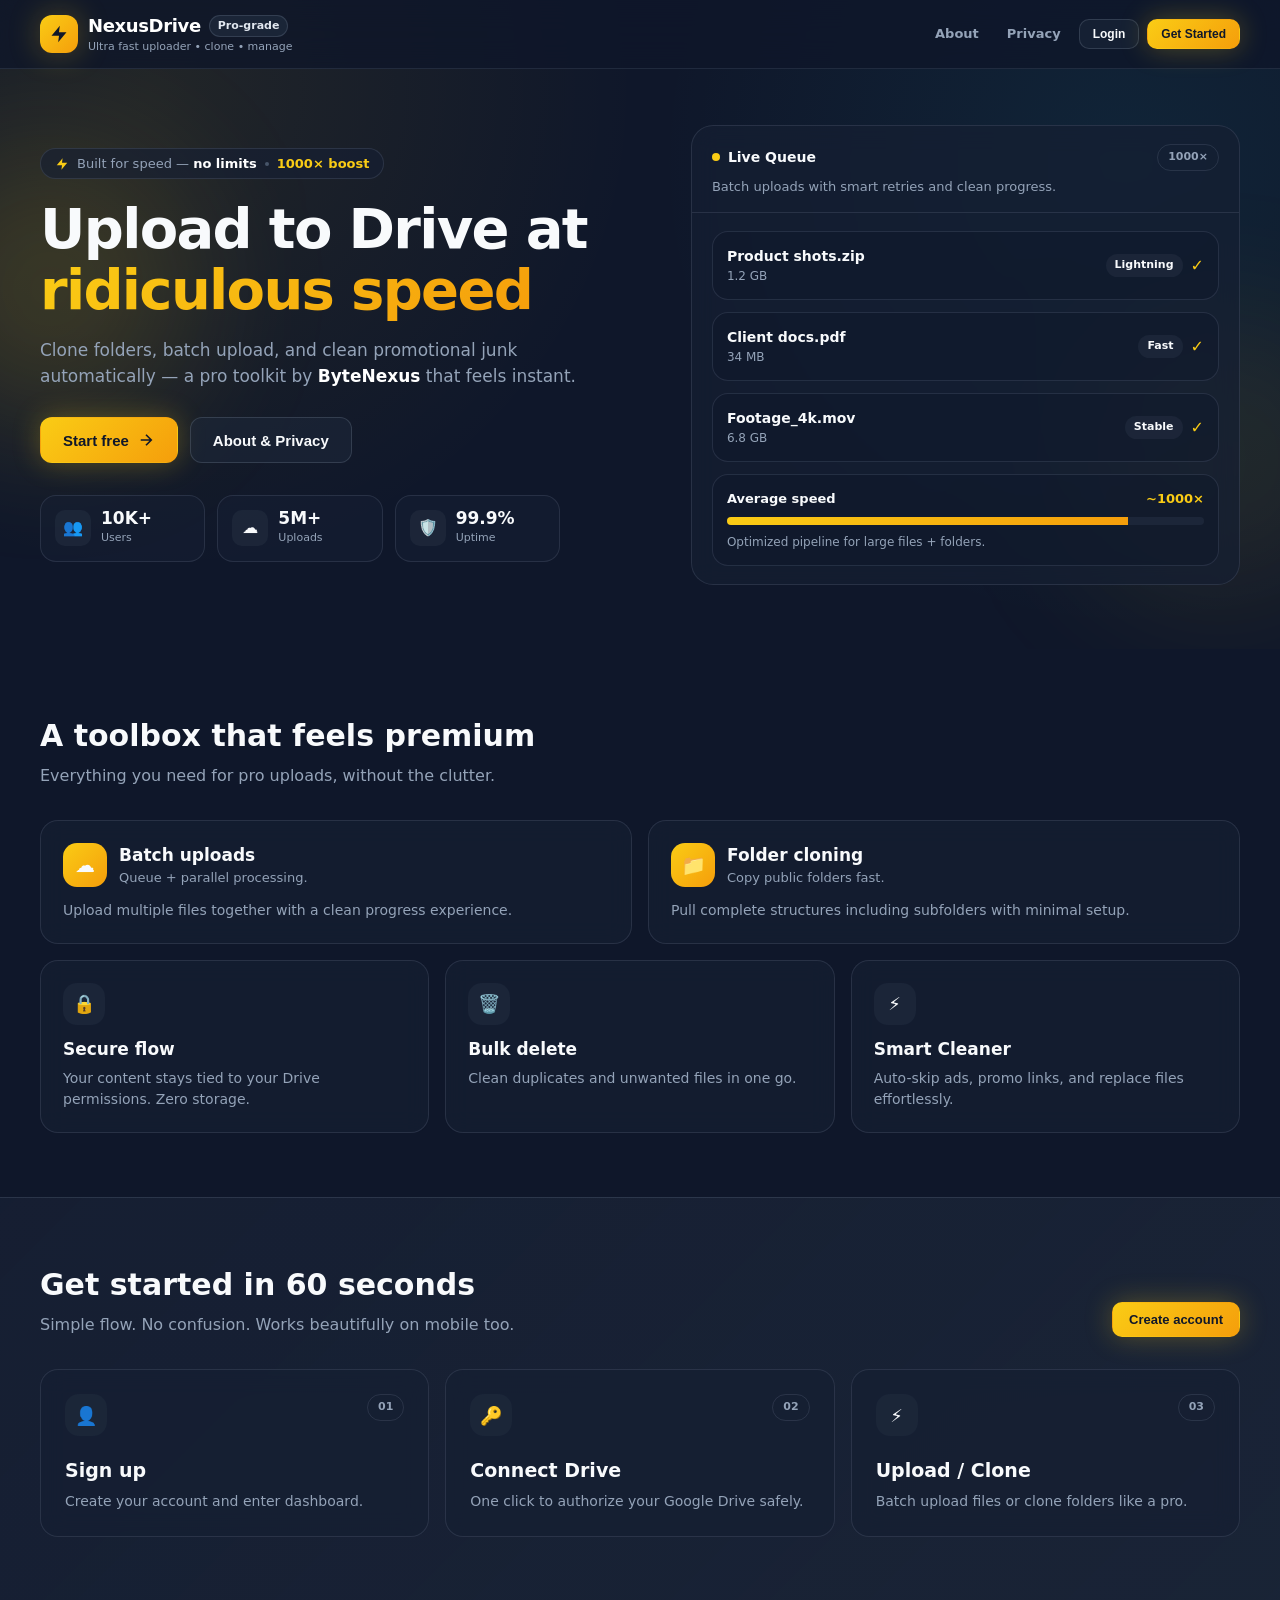
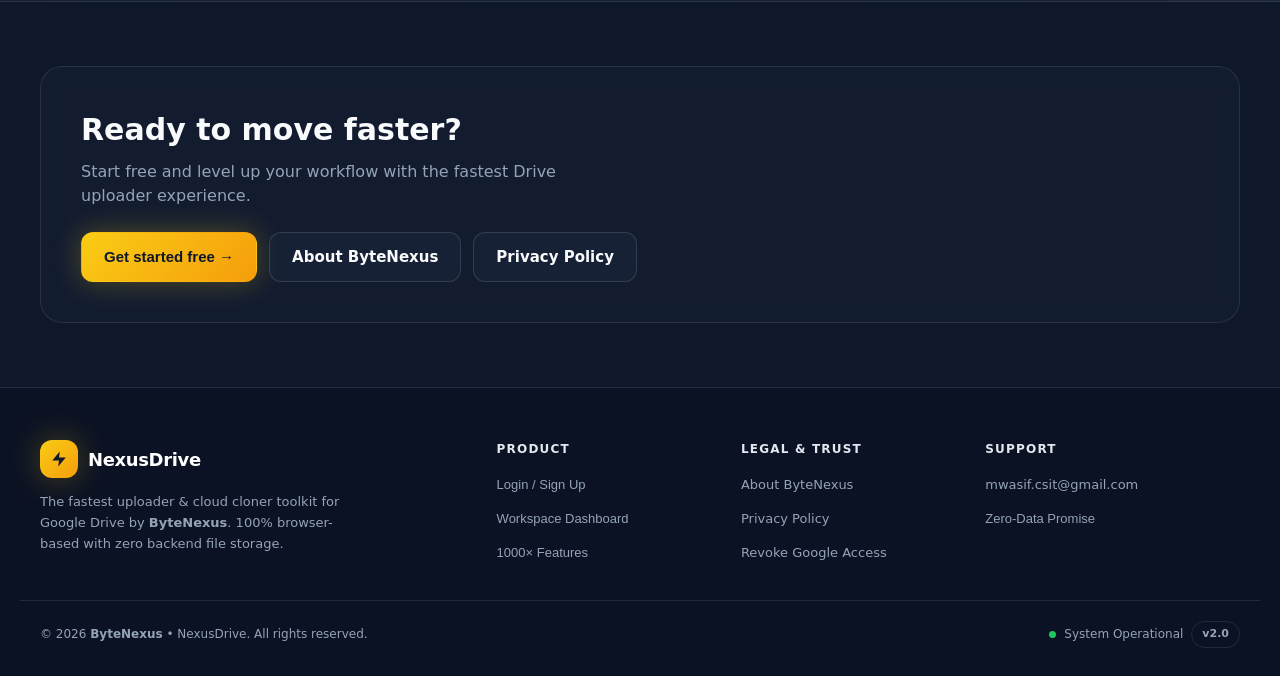
<file: index.html>
<!DOCTYPE html>
<html lang="en">
<head>
  <meta charset="UTF-8" />
  <meta name="viewport" content="width=device-width, initial-scale=1.0" />
  <meta http-equiv="X-Content-Type-Options" content="nosniff" />
  <meta name="referrer" content="strict-origin-when-cross-origin" />
  <meta name="theme-color" content="#facc15" />
  <link rel="icon" type="image/svg+xml" href="data:image/svg+xml,%3Csvg xmlns='http://www.w3.org/2000/svg' viewBox='0 0 24 24' fill='%23facc15'%3E%3Cpath d='M13 2L3 14h9l-1 8 10-12h-9l1-8z'/%3E%3C/svg%3E" />
  <title>NexusDrive | Fast Google Drive Toolkit — Upload, Clone &amp; Manage</title>
  <meta name="description" content="NexusDrive by ByteNexus — The fastest uploader, cloner, and manager for Google Drive. Nano-speed cloning and smart file injection." />
  <link rel="stylesheet" href="css/style.css" />
  <script src="https://accounts.google.com/gsi/client" async defer></script>
</head>
<body>
  <div id="toast-container" class="toast-container" aria-live="polite"></div>

  <!-- =========================================================================
       VIEW 1: LANDING PAGE
       ========================================================================= -->
  <div id="view-landing" class="view-section active">
    <header class="sticky-header">
      <div class="container header-inner">
        <div class="brand" onclick="App.navigate('landing')">
          <div class="brand-icon-box nitro-glow">
            <svg viewBox="0 0 24 24" width="20" height="20" fill="currentColor"><path d="M13 2L3 14h9l-1 8 10-12h-9l1-8z"/></svg>
          </div>
          <div class="brand-meta">
            <div class="brand-title-line">
              <span class="brand-name">NexusDrive</span>
              <span class="pro-badge">Pro-grade</span>
            </div>
            <p class="brand-tagline">Ultra fast uploader • clone • manage</p>
          </div>
        </div>

        <nav class="header-nav">
          <a href="about.html" class="btn-nav-link">About</a>
          <a href="privacy.html" class="btn-nav-link">Privacy</a>
          <button type="button" class="btn btn-outline btn-sm" onclick="App.openAuth('login')">Login</button>
          <button type="button" class="btn btn-hero btn-sm" onclick="App.openAuth('signup')">Get Started</button>
        </nav>
      </div>
    </header>

    <main>
      <section class="hero-wrapper">
        <div class="hero-glow-left"></div>
        <div class="hero-glow-right"></div>

        <div class="container hero-grid">
          <div class="hero-left">
            <div class="hero-pill">
              <svg viewBox="0 0 24 24" width="14" height="14" fill="currentColor" class="text-primary"><path d="M13 2L3 14h9l-1 8 10-12h-9l1-8z"/></svg>
              <span>Built for speed — <strong class="text-white">no limits</strong></span>
              <span class="dot-sep"></span>
              <span class="text-primary font-bold">1000× boost</span>
            </div>

            <h1 class="hero-title">
              Upload to Drive at <span class="text-gradient-hero">ridiculous speed</span>
            </h1>

            <p class="hero-desc">
              Clone folders, batch upload, and clean promotional junk automatically — a pro toolkit by <strong class="text-white">ByteNexus</strong> that feels instant.
            </p>

            <div class="hero-cta">
              <button type="button" class="btn btn-hero btn-lg" onclick="App.openAuth('signup')">
                <span>Start free</span>
                <svg viewBox="0 0 24 24" width="18" height="18" fill="none" stroke="currentColor" stroke-width="2.2"><path d="M5 12h14M12 5l7 7-7 7"/></svg>
              </button>
              <button type="button" class="btn btn-outline btn-lg" onclick="App.navigate('about')">
                <span>About &amp; Privacy</span>
              </button>
            </div>

            <div class="hero-stats">
              <div class="stat-card">
                <div class="stat-ico">👥</div>
                <div>
                  <p class="stat-num">10K+</p>
                  <p class="stat-lbl">Users</p>
                </div>
              </div>
              <div class="stat-card">
                <div class="stat-ico">☁️</div>
                <div>
                  <p class="stat-num">5M+</p>
                  <p class="stat-lbl">Uploads</p>
                </div>
              </div>
              <div class="stat-card">
                <div class="stat-ico">🛡️</div>
                <div>
                  <p class="stat-num">99.9%</p>
                  <p class="stat-lbl">Uptime</p>
                </div>
              </div>
            </div>
          </div>

          <!-- Right Live Queue Showcase Card -->
          <div class="hero-right">
            <div class="live-queue-card glass-card">
              <div class="lq-header">
                <div class="lq-title-row">
                  <span class="dot-primary"></span>
                  <span class="font-semibold">Live Queue</span>
                </div>
                <span class="pill-outline">1000×</span>
              </div>
              <p class="lq-sub">Batch uploads with smart retries and clean progress.</p>

              <div class="lq-items">
                <div class="lq-item">
                  <div class="lq-item-info">
                    <p class="lq-name">Product shots.zip</p>
                    <p class="lq-size">1.2 GB</p>
                  </div>
                  <div class="lq-right">
                    <span class="lq-tag">Lightning</span>
                    <span class="text-primary">✓</span>
                  </div>
                </div>

                <div class="lq-item">
                  <div class="lq-item-info">
                    <p class="lq-name">Client docs.pdf</p>
                    <p class="lq-size">34 MB</p>
                  </div>
                  <div class="lq-right">
                    <span class="lq-tag">Fast</span>
                    <span class="text-primary">✓</span>
                  </div>
                </div>

                <div class="lq-item">
                  <div class="lq-item-info">
                    <p class="lq-name">Footage_4k.mov</p>
                    <p class="lq-size">6.8 GB</p>
                  </div>
                  <div class="lq-right">
                    <span class="lq-tag">Stable</span>
                    <span class="text-primary">✓</span>
                  </div>
                </div>

                <div class="lq-speed-box">
                  <div class="lq-speed-row">
                    <span>Average speed</span>
                    <span class="text-primary font-bold">~1000×</span>
                  </div>
                  <div class="progress-track">
                    <div class="progress-fill-hero" style="width: 84%"></div>
                  </div>
                  <p class="lq-foot">Optimized pipeline for large files + folders.</p>
                </div>
              </div>
            </div>
          </div>
        </div>
      </section>

      <!-- Bento Feature Grid -->
      <section class="container section-block">
        <div class="section-intro">
          <h2>A toolbox that feels premium</h2>
          <p>Everything you need for pro uploads, without the clutter.</p>
        </div>

        <div class="bento-grid">
          <div class="bento-card span-3 glass-card">
            <div class="bento-head">
              <div class="bento-icon-hero">☁️</div>
              <div>
                <h3>Batch uploads</h3>
                <p class="muted-sm">Queue + parallel processing.</p>
              </div>
            </div>
            <p class="bento-body">Upload multiple files together with a clean progress experience.</p>
          </div>

          <div class="bento-card span-3 glass-card">
            <div class="bento-head">
              <div class="bento-icon-hero">📁</div>
              <div>
                <h3>Folder cloning</h3>
                <p class="muted-sm">Copy public folders fast.</p>
              </div>
            </div>
            <p class="bento-body">Pull complete structures including subfolders with minimal setup.</p>
          </div>

          <div class="bento-card span-2 glass-card">
            <div class="bento-icon-sub">🔒</div>
            <h3>Secure flow</h3>
            <p class="bento-body">Your content stays tied to your Drive permissions. Zero storage.</p>
          </div>

          <div class="bento-card span-2 glass-card">
            <div class="bento-icon-sub">🗑️</div>
            <h3>Bulk delete</h3>
            <p class="bento-body">Clean duplicates and unwanted files in one go.</p>
          </div>

          <div class="bento-card span-2 glass-card">
            <div class="bento-icon-sub">⚡</div>
            <h3>Smart Cleaner</h3>
            <p class="bento-body">Auto-skip ads, promo links, and replace files effortlessly.</p>
          </div>
        </div>
      </section>

      <!-- Get Started in 60 Seconds -->
      <section class="accent-band">
        <div class="container">
          <div class="band-head">
            <div>
              <h2>Get started in 60 seconds</h2>
              <p>Simple flow. No confusion. Works beautifully on mobile too.</p>
            </div>
            <button type="button" class="btn btn-hero" onclick="App.openAuth('signup')">Create account</button>
          </div>

          <div class="steps-3-grid">
            <div class="step-box glass-card">
              <div class="step-box-top">
                <div class="bento-icon-sub">👤</div>
                <span class="pill-outline">01</span>
              </div>
              <h3>Sign up</h3>
              <p>Create your account and enter dashboard.</p>
            </div>

            <div class="step-box glass-card">
              <div class="step-box-top">
                <div class="bento-icon-sub">🔑</div>
                <span class="pill-outline">02</span>
              </div>
              <h3>Connect Drive</h3>
              <p>One click to authorize your Google Drive safely.</p>
            </div>

            <div class="step-box glass-card">
              <div class="step-box-top">
                <div class="bento-icon-sub">⚡</div>
                <span class="pill-outline">03</span>
              </div>
              <h3>Upload / Clone</h3>
              <p>Batch upload files or clone folders like a pro.</p>
            </div>
          </div>
        </div>
      </section>

      <!-- Ready CTA -->
      <section class="container section-block">
        <div class="cta-banner glass-card">
          <h2>Ready to move faster?</h2>
          <p>Start free and level up your workflow with the fastest Drive uploader experience.</p>
          <div class="cta-btns">
            <button type="button" class="btn btn-hero btn-lg" onclick="App.openAuth('signup')">Get started free →</button>
            <a href="about.html" class="btn btn-outline btn-lg" style="text-decoration:none;">About ByteNexus</a>
            <a href="privacy.html" class="btn btn-outline btn-lg" style="text-decoration:none;">Privacy Policy</a>
          </div>
        </div>
      </section>
    </main>

    <!-- Professional Footer -->
    <footer class="site-footer">
      <div class="container footer-grid-pro">
        <div class="footer-brand-col">
          <a href="index.html" class="brand" style="text-decoration:none;color:inherit;">
            <div class="brand-icon-box nitro-glow">
              <svg viewBox="0 0 24 24" width="18" height="18" fill="currentColor"><path d="M13 2L3 14h9l-1 8 10-12h-9l1-8z"/></svg>
            </div>
            <span class="brand-name">NexusDrive</span>
          </a>
          <p class="footer-desc">
            The fastest uploader &amp; cloud cloner toolkit for Google Drive by <strong>ByteNexus</strong>. 100% browser-based with zero backend file storage.
          </p>
        </div>

        <div>
          <h4>Product</h4>
          <ul>
            <li><button type="button" class="f-link" onclick="App.openAuth('login')">Login / Sign Up</button></li>
            <li><button type="button" class="f-link" onclick="App.openDashboardOrAuth()">Workspace Dashboard</button></li>
            <li><button type="button" class="f-link" onclick="window.scrollTo({top:0,behavior:'smooth'})">1000× Features</button></li>
          </ul>
        </div>

        <div>
          <h4>Legal &amp; Trust</h4>
          <ul>
            <li><a href="about.html" class="f-link">About ByteNexus</a></li>
            <li><a href="privacy.html" class="f-link">Privacy Policy</a></li>
            <li><a href="https://myaccount.google.com/permissions" target="_blank" rel="noopener noreferrer" class="f-link">Revoke Google Access</a></li>
          </ul>
        </div>

        <div>
          <h4>Support</h4>
          <ul>
            <li><a href="mailto:mwasif.csit@gmail.com" class="f-link">mwasif.csit@gmail.com</a></li>
            <li><button type="button" class="f-link" onclick="App.navigate('about')">Zero-Data Promise</button></li>
          </ul>
        </div>
      </div>

      <div class="container footer-bottom">
        <p>© <span id="footer-year">2026</span> <strong>ByteNexus</strong> • NexusDrive. All rights reserved.</p>
        <div class="footer-status">
          <span class="dot-green"></span>
          <span>System Operational</span>
          <span class="pill-outline">v2.0</span>
        </div>
      </div>
    </footer>
  </div>

  <!-- =========================================================================
       VIEW 2: ABOUT & PRIVACY PAGE
       ========================================================================= -->
  <div id="view-about" class="view-section">
    <header class="sticky-header">
      <div class="container header-inner">
        <div class="brand" onclick="App.goHomeOrDashboard()">
          <div class="brand-icon-box nitro-glow">
            <svg viewBox="0 0 24 24" width="20" height="20" fill="currentColor"><path d="M13 2L3 14h9l-1 8 10-12h-9l1-8z"/></svg>
          </div>
          <div class="brand-meta">
            <span class="brand-name">NexusDrive</span>
            <p class="brand-tagline">by ByteNexus</p>
          </div>
        </div>

        <nav class="header-nav">
          <button type="button" class="btn btn-outline btn-sm" onclick="App.goHomeOrDashboard()">← Back</button>
          <button type="button" class="btn btn-hero btn-sm" onclick="App.openDashboardOrAuth()">Open Tool</button>
        </nav>
      </div>
    </header>

    <main class="container about-wrap">
      <div class="about-hero">
        <span class="pill-amber">About ByteNexus &amp; NexusDrive</span>
        <h1>Built for Speed. Engineered for Privacy.</h1>
        <p>
          <strong>NexusDrive</strong> is created by <strong>ByteNexus</strong> to make moving folders and files between Google Drive accounts effortless, ultra-fast, and completely private.
        </p>
      </div>

      <div class="privacy-banner glass-card">
        <div class="pb-icon">🔒</div>
        <div>
          <h2>100% Zero-Data Storage Promise</h2>
          <p>
            <strong>NexusDrive does NOT store, read, or save any of your personal files or passwords.</strong> Your data remains strictly inside your own Google Drive, and transfers occur directly in the cloud over encrypted connections.
          </p>
        </div>
      </div>

      <div class="about-cards-grid">
        <div class="about-card glass-card">
          <h3>1. Why Is NexusDrive So Fast?</h3>
          <p>Instead of downloading files to your device and re-uploading them, NexusDrive copies files directly inside the cloud — saving your time and 100% of your internet bandwidth.</p>
        </div>
        <div class="about-card glass-card">
          <h3>2. How Is Your Account Protected?</h3>
          <p>You sign in securely using official Google verification. Your credentials are never shared with us, and your session is cleared whenever you log out or disconnect.</p>
        </div>
        <div class="about-card glass-card">
          <h3>3. What Data Do We Collect?</h3>
          <p><strong>None.</strong> We do not keep copies of your files, we do not track your private folders, and we never sell or share user activity. You stay in complete control.</p>
        </div>
        <div class="about-card glass-card">
          <h3>4. About ByteNexus</h3>
          <p><strong>ByteNexus</strong> builds lightweight, reliable, and privacy-focused cloud productivity tools designed to work smoothly on both desktop and mobile devices.</p>
        </div>
      </div>
    </main>
  </div>

  <!-- =========================================================================
       VIEW 3: PRODUCTION SPLIT-SCREEN AUTH PAGE (REAL GOOGLE + EMAIL AUTH)
       ========================================================================= -->
  <div id="view-auth" class="view-section">
    <div class="auth-split">
      <div class="auth-left">
        <button type="button" class="back-btn" onclick="App.navigate('landing')">
          <span>←</span> Back to Home
        </button>

        <div class="auth-center">
          <div class="auth-container">
            <div class="brand mb-24">
              <div class="brand-icon-box nitro-glow">
                <svg viewBox="0 0 24 24" width="22" height="22" fill="currentColor"><path d="M13 2L3 14h9l-1 8 10-12h-9l1-8z"/></svg>
              </div>
              <div>
                <h1 class="brand-name-lg">NexusDrive</h1>
                <p class="brand-sub-upper">Ultra Fast Uploader • ByteNexus</p>
              </div>
            </div>

            <div class="mb-20">
              <h2 id="auth-heading" class="auth-title">Welcome back</h2>
              <p id="auth-subtitle" class="auth-sub">Sign in to continue to NexusDrive</p>
            </div>

            <!-- Real Google Sign-In -->
            <button type="button" id="btn-google-login" class="btn btn-outline btn-full mb-20" onclick="App.loginWithGoogle()">
              <svg viewBox="0 0 24 24" width="18" height="18"><path fill="currentColor" d="M22.56 12.25c0-.78-.07-1.53-.2-2.25H12v4.26h5.92c-.26 1.37-1.04 2.53-2.21 3.31v2.77h3.57c2.08-1.92 3.28-4.74 3.28-8.09z"/><path fill="currentColor" d="M12 23c2.97 0 5.46-.98 7.28-2.66l-3.57-2.77c-.98.66-2.23 1.06-3.71 1.06-2.86 0-5.29-1.93-6.16-4.53H2.18v2.84C3.99 20.53 7.7 23 12 23z"/><path fill="currentColor" d="M5.84 14.09c-.22-.66-.35-1.36-.35-2.09s.13-1.43.35-2.09V7.07H2.18C1.43 8.55 1 10.22 1 12s.43 3.45 1.18 4.93l2.85-2.22.81-.62z"/><path fill="currentColor" d="M12 5.38c1.62 0 3.06.56 4.21 1.64l3.15-3.15C17.45 2.09 14.97 1 12 1 7.7 1 3.99 3.47 2.18 7.07l3.66 2.84c.87-2.6 3.3-4.53 6.16-4.53z"/></svg>
              <span>Continue with Google</span>
            </button>

            <div class="or-sep"><span>or</span></div>

            <div id="auth-inline-alert" class="auth-inline-alert hidden" role="alert"></div>

            <form id="auth-form" class="form-stack">
              <div id="auth-name-group" class="field hidden">
                <label for="auth-name">Full Name</label>
                <input id="auth-name" type="text" placeholder="Muhammad Wasif" autocomplete="name" />
              </div>

              <div class="field">
                <label for="auth-email">Email</label>
                <input id="auth-email" type="email" placeholder="you@example.com" required autocomplete="email" />
              </div>

              <div class="field">
                <label for="auth-password">Password</label>
                <div class="pass-wrap">
                  <input id="auth-password" type="password" placeholder="••••••••" required autocomplete="current-password" />
                  <button type="button" class="pass-eye" onclick="App.togglePasswordVisibility()" title="Show/Hide Password">👁️</button>
                </div>
              </div>

              <button type="submit" id="auth-submit-btn" class="btn btn-hero btn-full btn-lg">Sign In</button>
            </form>

            <p class="auth-switch">
              <span id="auth-switch-prompt">Don't have an account?</span>
              <button type="button" id="auth-switch-btn" class="text-primary-link" onclick="App.toggleAuthMode()">Sign up</button>
            </p>
            <p class="hint-xs" style="text-align:center;margin-top:14px;">
              By continuing, you agree to NexusDrive's
              <a href="privacy.html" style="color:var(--primary);text-decoration:none;">Privacy Policy</a> &amp;
              <a href="about.html" style="color:var(--primary);text-decoration:none;">Zero-Data Terms</a>.
            </p>
          </div>
        </div>
      </div>

      <div class="auth-right">
        <div class="auth-right-inner">
          <div class="brand-icon-xl nitro-glow">
            <svg viewBox="0 0 24 24" width="38" height="38" fill="currentColor"><path d="M13 2L3 14h9l-1 8 10-12h-9l1-8z"/></svg>
          </div>
          <h2>Upload at <span class="text-primary">Light Speed</span></h2>
          <p>Join thousands of users who trust NexusDrive by ByteNexus for their fastest uploads ever.</p>
          <div class="auth-stats-3">
            <div>
              <p class="as-num text-primary">10K+</p>
              <p class="as-lbl">Users</p>
            </div>
            <div>
              <p class="as-num text-cyan">5M+</p>
              <p class="as-lbl">Files</p>
            </div>
            <div>
              <p class="as-num text-cyan">99.9%</p>
              <p class="as-lbl">Uptime</p>
            </div>
          </div>
        </div>
      </div>
    </div>
  </div>

  <!-- =========================================================================
       VIEW 4: PRODUCTION PRO DASHBOARD (100% LIVE GOOGLE DRIVE API)
       ========================================================================= -->
  <div id="view-dashboard" class="view-section">
    <nav class="dash-navbar">
      <div class="container dash-nav-inner">
        <div class="brand" onclick="App.switchTab('clone')">
          <div class="brand-icon-box nitro-glow">
            <svg viewBox="0 0 24 24" width="18" height="18" fill="currentColor"><path d="M13 2L3 14h9l-1 8 10-12h-9l1-8z"/></svg>
          </div>
          <div class="brand-meta">
            <span class="brand-name">NexusDrive</span>
            <p class="control-sub">Control Panel</p>
          </div>
        </div>

        <div class="dash-top-actions">
          <button type="button" class="btn btn-outline btn-sm" onclick="App.navigate('about')">
            <span class="hide-xs">About &amp; Privacy</span>
            <span class="show-xs">About</span>
          </button>
          <button type="button" class="btn btn-outline btn-sm" onclick="App.navigate('landing')">
            <span>🏠</span>
            <span class="hide-xs">Home</span>
          </button>
          <button type="button" class="btn btn-outline btn-sm" onclick="App.logout()">
            <span>🚪</span>
            <span class="hide-xs">Logout</span>
          </button>
        </div>
      </div>
    </nav>

    <main class="container dash-body">
      <header class="dash-greeting">
        <h2>Welcome, <span id="dash-user-name">User</span>!</h2>
        <div class="greeting-badges">
          <span class="pill-hero nitro-glow">⚡ NexusDrive - 1000x Speed</span>
          <span class="pill-outline">∞ Unlimited Transfers</span>
          <span class="pill-outline">🔒 Zero-Data Storage</span>
        </div>
      </header>

      <!-- Workspace Tools + Real Google Drive Connect -->
      <div class="workspace-header-row">
        <h3>Workspace Tools</h3>

        <div class="conn-btn-group">
          <div id="quota-pill" class="pill-outline hidden">
            <span id="quota-text">0 GB / 15 GB</span>
          </div>
          <button type="button" id="btn-connect-drive" class="btn btn-hero btn-sm" onclick="App.connectGoogleDrive()">
            <svg viewBox="0 0 24 24" width="14" height="14" fill="currentColor"><path d="M13 2L3 14h9l-1 8 10-12h-9l1-8z"/></svg>
            <span>Connect Google Drive</span>
          </button>
          <button type="button" id="btn-disconnect-drive" class="btn btn-connected btn-sm hidden" onclick="App.disconnectDrive()">
            <span>✓</span>
            <span id="conn-email-label">Drive Connected (Disconnect)</span>
          </button>
        </div>
      </div>

      <!-- Main 3-Tab Glass Card Container -->
      <div class="workspace-shell glass-card">
        <div class="tabs-bar">
          <button type="button" class="tab-btn active" data-tab="clone" onclick="App.switchTab('clone')">
            <span>🔄</span> <span>Clone</span>
          </button>
          <button type="button" class="tab-btn" data-tab="upload" onclick="App.switchTab('upload')">
            <span>☁️</span> <span>Upload</span>
          </button>
          <button type="button" class="tab-btn" data-tab="manage" onclick="App.switchTab('manage')">
            <span>📁</span> <span>Manage</span>
          </button>
        </div>

        <!-- ===================================================================
             TAB 1: SMART CLONE
             =================================================================== -->
        <section id="tab-clone" class="tab-content active">
          <div class="two-col-grid">
            <div class="sub-card glass-card">
              <div class="card-top-row">
                <div class="card-icon-primary">
                  <svg viewBox="0 0 24 24" width="22" height="22" fill="currentColor"><path d="M13 2L3 14h9l-1 8 10-12h-9l1-8z"/></svg>
                </div>
                <div class="flex-1">
                  <h3>Nexus Smart Clone</h3>
                  <p>Automatic folder naming &amp; smart promo filtering.</p>
                </div>
              </div>

              <div class="hr-line"></div>

              <div class="field">
                <label for="clone-source-link">Google Drive Link</label>
                <div class="input-action-row">
                  <input id="clone-source-link" type="text" placeholder="Paste link here..." />
                  <button type="button" id="btn-scan-link" class="btn btn-outline" onclick="App.scanSourceLink()">
                    <span>🔍</span>
                    <span id="scan-btn-text">Scan</span>
                  </button>
                </div>
              </div>

              <div class="cleaner-box">
                <div class="cleaner-title">
                  <span class="text-emerald">🛡️</span>
                  <span>NEXUS CLEANER (AUTO-FILTER)</span>
                </div>
                <input id="filter-keywords" type="text" value="promo, link, ads" placeholder="promo, ads, links, txt" class="input-sm" />
                <p class="hint-xs">NexusDrive will auto-skip any file/folder containing these words.</p>

                <div class="hr-line-light"></div>

                <div class="cleaner-title">
                  <span class="text-orange">▽</span>
                  <span>EXACT FILE NAMES (AUTO-REPLACE)</span>
                </div>
                <input id="filter-exact-replace" type="text" placeholder="500$ bonus.pdf, More Courses.pdf" class="input-sm" />
                <p class="hint-xs">Enter full file names — these files will be deselected and replaced by your injected files.</p>
              </div>

              <div class="field">
                <label for="clone-dest-name">Custom Folder Name (Optional)</label>
                <input id="clone-dest-name" type="text" placeholder="Leave blank to keep original folder name" class="input-sm" />
              </div>

              <div id="tree-section" class="tree-wrap hidden">
                <div class="tree-box">
                  <div class="tree-head">
                    <span id="tree-summary-badge">Selected Content</span>
                    <div class="tree-btns">
                      <button type="button" class="btn btn-outline btn-xs" onclick="App.selectAllTree(true)">All</button>
                      <button type="button" class="btn btn-outline btn-xs" onclick="App.selectAllTree(false)">None</button>
                    </div>
                  </div>
                  <div id="tree-container" class="tree-scroll custom-scrollbar"></div>
                </div>

                <div class="inject-queue-box">
                  <div class="iq-head">
                    <span class="iq-title">📦 INJECTION QUEUE</span>
                    <button type="button" class="btn btn-outline btn-xs" onclick="document.getElementById('inject-file-input').click()">+ Add Files</button>
                  </div>
                  <input type="file" id="inject-file-input" multiple hidden onchange="App.addInjectFiles(this.files)" />
                  <div id="inject-file-tags" class="tag-wrap"></div>
                </div>
              </div>

              <button type="button" id="btn-start-clone" class="btn btn-hero btn-xl btn-full" onclick="App.startCloneTransfer()">
                <svg viewBox="0 0 24 24" width="20" height="20" fill="currentColor"><path d="M13 2L3 14h9l-1 8 10-12h-9l1-8z"/></svg>
                <span>Start Nexus Transfer</span>
              </button>

              <div id="clone-status-box" class="hidden clone-progress-wrap">
                <div class="progress-label-row">
                  <span id="clone-progress-msg">Initializing...</span>
                  <span id="clone-progress-pct">0%</span>
                </div>
                <div class="progress-track">
                  <div id="clone-progress-bar" class="progress-fill-hero" style="width: 0%"></div>
                </div>
                <div id="clone-error-log" class="error-box hidden"></div>
              </div>
            </div>

            <div class="sub-card glass-card control-center-card">
              <div id="radar-idle-view" class="radar-state">
                <div class="radar-circle-idle">
                  <svg viewBox="0 0 24 24" width="44" height="44" fill="currentColor"><path d="M13 2L3 14h9l-1 8 10-12h-9l1-8z"/></svg>
                </div>
                <h4>Nexus Control</h4>
                <p id="radar-idle-desc">Ready to launch. Click Start Transfer or Scan to customize content.</p>
              </div>

              <div id="radar-running-view" class="radar-state hidden">
                <div class="spinner-ring-wrap">
                  <div class="spinner-ring-bg"></div>
                  <div class="spinner-ring-spin"></div>
                  <div class="spinner-center-ico">⚡</div>
                </div>
                <span id="radar-stage-pill" class="stage-pill">PROCESSING STAGE: COPYING</span>
                <span id="radar-speed-badge" class="pill-amber">0% • ⚡ 0 files/sec</span>
                <h4>Transferring Data</h4>
                <p>Original folder names and smart filters are active.</p>
              </div>

              <div id="radar-done-view" class="radar-state hidden">
                <div class="radar-circle-done">✓</div>
                <h4>Transfer Complete! 🚀</h4>
                <p id="radar-done-desc">Your files have been cloned directly into your Google Drive.</p>
                <button type="button" class="btn btn-hero" onclick="App.switchTab('manage')">View in Drive Manager →</button>
              </div>
            </div>
          </div>
        </section>

        <!-- ===================================================================
             TAB 2: UPLOAD
             =================================================================== -->
        <section id="tab-upload" class="tab-content">
          <div class="two-col-grid">
            <div class="sub-card glass-card">
              <div class="card-top-row">
                <div class="card-icon-primary">☁️</div>
                <div class="flex-1">
                  <h3>Upload Files</h3>
                  <p>Upload files directly to your Google Drive</p>
                </div>
                <span id="upload-conn-pill" class="pill-outline">Connect Drive first</span>
              </div>

              <div id="upload-dropzone" class="upload-drop-area" onclick="document.getElementById('batch-upload-input').click()">
                <div class="drop-circle">☁️</div>
                <h4>Drop files here</h4>
                <p>or click to browse from your computer</p>
                <input type="file" id="batch-upload-input" multiple hidden onchange="App.handleBatchUpload(this.files)" />
              </div>

              <div id="upload-progress-wrap" class="hidden upload-prog-box">
                <div class="progress-label-row">
                  <span>Progress</span>
                  <span id="upload-count-text">0/0</span>
                </div>
                <div class="progress-track">
                  <div id="upload-progress-bar" class="progress-fill-hero" style="width: 0%"></div>
                </div>
                <div id="upload-queue-list" class="upload-items-list custom-scrollbar"></div>
                <button type="button" class="btn btn-outline btn-sm" onclick="App.clearUploadQueue()">Clear</button>
              </div>
            </div>

            <div class="sub-card glass-card control-center-card">
              <div class="radar-state">
                <div class="radar-circle-idle" id="upload-result-ico">✓</div>
                <h4 id="upload-result-title">Ready to go!</h4>
                <p id="upload-result-desc">Upload files to see results here.</p>
                <button type="button" id="btn-upload-view-mgr" class="btn btn-hero hidden" onclick="App.switchTab('manage', true)">View Files in Manage →</button>
              </div>
            </div>
          </div>
        </section>

        <!-- ===================================================================
             TAB 3: MANAGE
             =================================================================== -->
        <section id="tab-manage" class="tab-content">
          <div class="two-col-grid">
            <div class="sub-card glass-card manager-col">
              <div class="card-top-row">
                <div class="card-icon-primary">📁</div>
                <div class="flex-1">
                  <h3>Manage Drive Files</h3>
                  <p>Navigate, preview, and organize your drive.</p>
                </div>
              </div>

              <div class="mgr-actions-row">
                <button type="button" class="btn btn-outline btn-sm" onclick="App.refreshManager()">↻ Scan Current Folder</button>
                <label class="btn btn-outline btn-sm" style="cursor:pointer;">
                  <input id="manage-select-all" type="checkbox" onchange="App.manageSelectAll(this.checked)" />
                  <span>Select All</span>
                </label>
                <button type="button" id="btn-delete-selected" class="btn btn-danger btn-sm" disabled onclick="App.deleteSelectedManaged()">Delete (<span id="manage-selected-count">0</span>)</button>
              </div>

              <div class="mgr-tools-row">
                <input id="manage-search-input" type="text" placeholder="Search files..." class="input-sm" onkeydown="if(event.key==='Enter') App.refreshManager()" />
                <div class="mgr-folder-add">
                  <input id="manage-new-folder-input" type="text" placeholder="New folder..." class="input-sm" />
                  <button type="button" class="btn btn-hero btn-xs" onclick="App.createManagerFolder()">+ Folder</button>
                </div>
              </div>

              <div class="crumb-strip">
                <button type="button" id="btn-manage-root" class="btn btn-outline btn-xs hidden" onclick="App.manageGoRoot()" title="Go to My Drive Root">🏠</button>
                <button type="button" id="btn-manage-back" class="btn btn-outline btn-xs hidden" onclick="App.manageGoBack()">←</button>
                <span>📁</span>
                <span id="manage-current-folder-name" class="crumb-title">My Drive</span>
              </div>

              <div id="manage-file-list" class="mgr-list custom-scrollbar">
                <div class="empty-msg">No items here. Click "Scan Current Folder".</div>
              </div>
            </div>

            <div class="sub-card glass-card manager-col">
              <div class="mgr-preview-head">
                <h4>Preview Area</h4>
                <div class="mgr-preview-actions">
                  <a id="btn-open-drive" href="#" target="_blank" rel="noopener noreferrer" class="btn btn-outline btn-xs hidden" style="text-decoration:none;">Open in Drive ↗</a>
                  <button type="button" id="btn-close-preview" class="btn btn-outline btn-xs hidden" onclick="App.closePreview()">Close Preview</button>
                </div>
              </div>
              <div id="manage-preview-area" class="mgr-preview-box">
                <div class="empty-preview">
                  <div class="preview-eye">👁️</div>
                  <h4>Preview Area</h4>
                  <p>Click a file to see its preview and play videos here.</p>
                </div>
              </div>
            </div>
          </div>
        </section>
      </div>
    </main>
  </div>

  <!-- Scripts -->
  <script src="js/config.js"></script>
  <script src="js/security.js"></script>
  <script src="js/drive-engine.js"></script>
  <script src="js/app.js"></script>
</body>
</html>
</file>
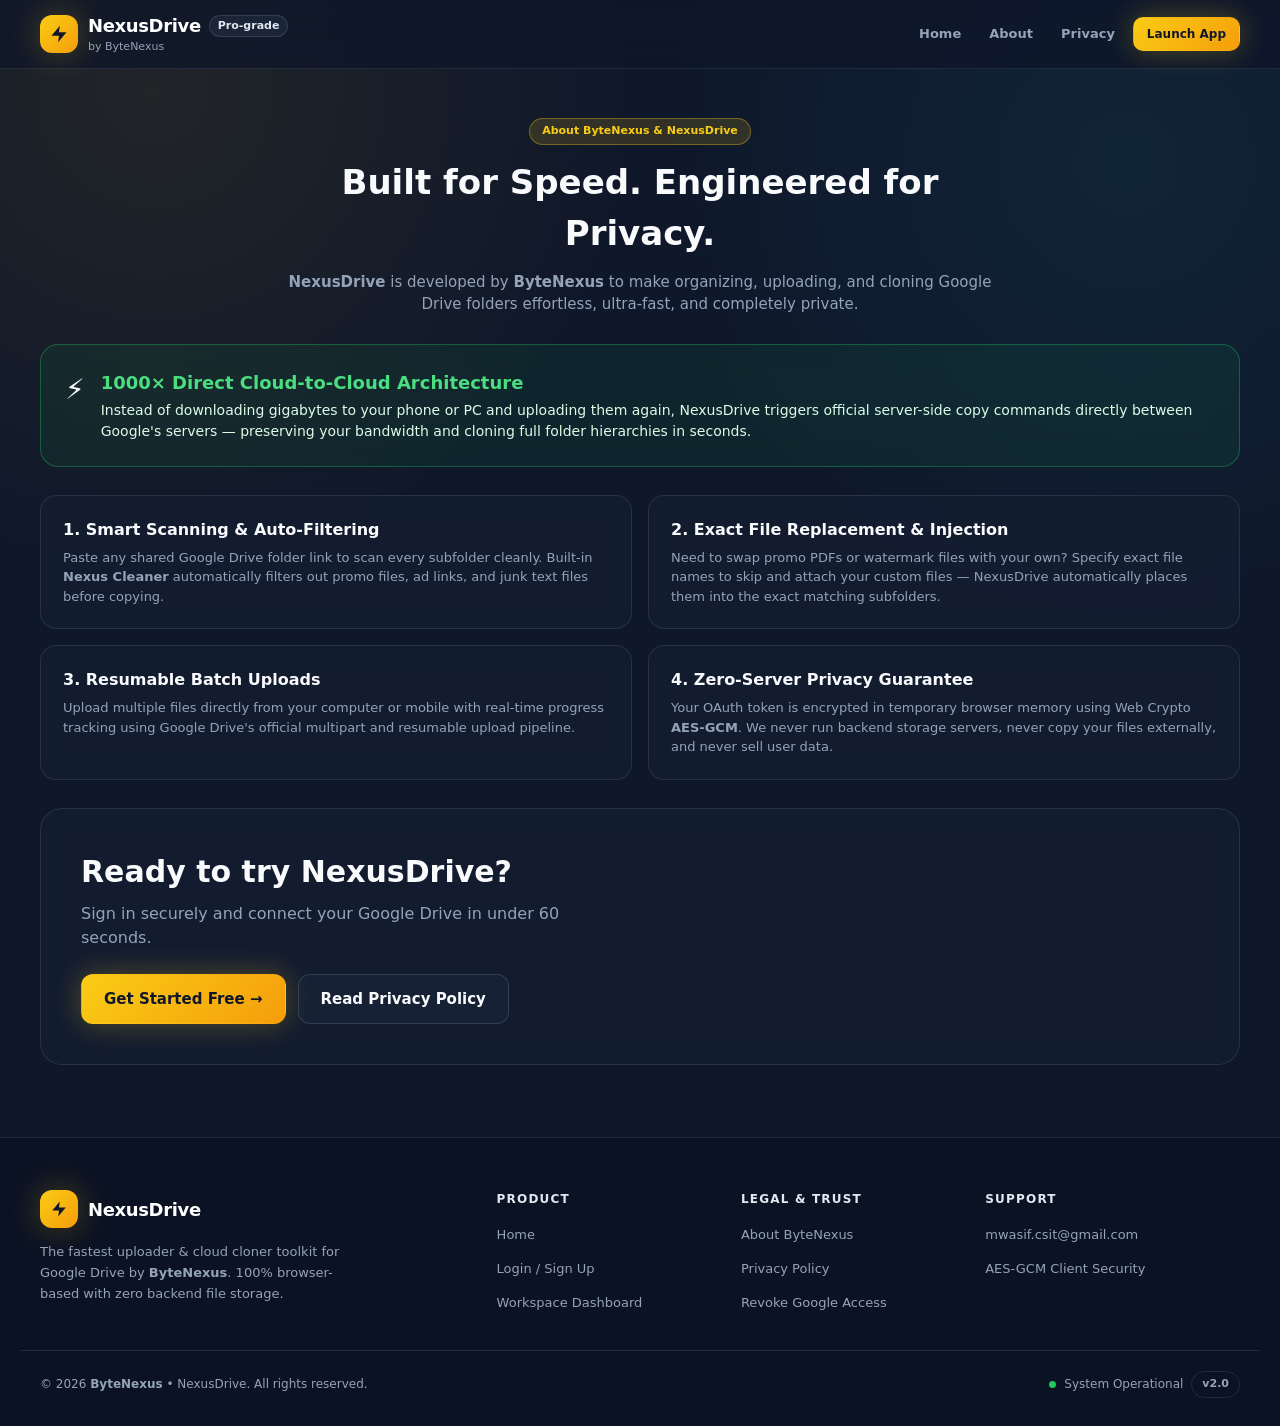
<file: about.html>
<!DOCTYPE html>
<html lang="en">
<head>
  <meta charset="UTF-8" />
  <meta name="viewport" content="width=device-width, initial-scale=1.0" />
  <meta http-equiv="X-Content-Type-Options" content="nosniff" />
  <meta name="referrer" content="strict-origin-when-cross-origin" />
  <meta name="theme-color" content="#facc15" />
  <link rel="icon" type="image/svg+xml" href="data:image/svg+xml,%3Csvg xmlns='http://www.w3.org/2000/svg' viewBox='0 0 24 24' fill='%23facc15'%3E%3Cpath d='M13 2L3 14h9l-1 8 10-12h-9l1-8z'/%3E%3C/svg%3E" />
  <title>About Us | NexusDrive by ByteNexus</title>
  <meta name="description" content="Learn how NexusDrive by ByteNexus clones folders at 1000x cloud speed with zero backend storage and complete privacy." />
  <link rel="stylesheet" href="css/style.css" />
</head>
<body>
  <div class="view-section active">
    <header class="sticky-header">
      <div class="container header-inner">
        <a href="index.html" class="brand" style="text-decoration:none;color:inherit;">
          <div class="brand-icon-box nitro-glow">
            <svg viewBox="0 0 24 24" width="20" height="20" fill="currentColor"><path d="M13 2L3 14h9l-1 8 10-12h-9l1-8z"/></svg>
          </div>
          <div class="brand-meta">
            <div class="brand-title-line">
              <span class="brand-name">NexusDrive</span>
              <span class="pro-badge">Pro-grade</span>
            </div>
            <p class="brand-tagline">by ByteNexus</p>
          </div>
        </a>

        <nav class="header-nav">
          <a href="index.html" class="btn-nav-link" style="text-decoration:none;">Home</a>
          <a href="about.html" class="btn-nav-link text-primary" style="text-decoration:none;">About</a>
          <a href="privacy.html" class="btn-nav-link" style="text-decoration:none;">Privacy</a>
          <a href="index.html#auth" class="btn btn-hero btn-sm" style="text-decoration:none;">Launch App</a>
        </nav>
      </div>
    </header>

    <main class="container about-wrap">
      <div class="about-hero">
        <span class="pill-amber">About ByteNexus &amp; NexusDrive</span>
        <h1>Built for Speed. Engineered for Privacy.</h1>
        <p>
          <strong>NexusDrive</strong> is developed by <strong>ByteNexus</strong> to make organizing, uploading, and cloning Google Drive folders effortless, ultra-fast, and completely private.
        </p>
      </div>

      <div class="privacy-banner glass-card">
        <div class="pb-icon">⚡</div>
        <div>
          <h2>1000× Direct Cloud-to-Cloud Architecture</h2>
          <p>
            Instead of downloading gigabytes to your phone or PC and uploading them again, NexusDrive triggers official server-side copy commands directly between Google's servers — preserving your bandwidth and cloning full folder hierarchies in seconds.
          </p>
        </div>
      </div>

      <div class="about-cards-grid">
        <div class="about-card glass-card">
          <h3>1. Smart Scanning &amp; Auto-Filtering</h3>
          <p>Paste any shared Google Drive folder link to scan every subfolder cleanly. Built-in <strong>Nexus Cleaner</strong> automatically filters out promo files, ad links, and junk text files before copying.</p>
        </div>
        <div class="about-card glass-card">
          <h3>2. Exact File Replacement &amp; Injection</h3>
          <p>Need to swap promo PDFs or watermark files with your own? Specify exact file names to skip and attach your custom files — NexusDrive automatically places them into the exact matching subfolders.</p>
        </div>
        <div class="about-card glass-card">
          <h3>3. Resumable Batch Uploads</h3>
          <p>Upload multiple files directly from your computer or mobile with real-time progress tracking using Google Drive's official multipart and resumable upload pipeline.</p>
        </div>
        <div class="about-card glass-card">
          <h3>4. Zero-Server Privacy Guarantee</h3>
          <p>Your OAuth token is encrypted in temporary browser memory using Web Crypto <strong>AES-GCM</strong>. We never run backend storage servers, never copy your files externally, and never sell user data.</p>
        </div>
      </div>

      <div class="cta-banner glass-card">
        <h2>Ready to try NexusDrive?</h2>
        <p>Sign in securely and connect your Google Drive in under 60 seconds.</p>
        <div class="cta-btns">
          <a href="index.html#auth" class="btn btn-hero btn-lg" style="text-decoration:none;">Get Started Free →</a>
          <a href="privacy.html" class="btn btn-outline btn-lg" style="text-decoration:none;">Read Privacy Policy</a>
        </div>
      </div>
    </main>

    <footer class="site-footer">
      <div class="container footer-grid-pro">
        <div class="footer-brand-col">
          <a href="index.html" class="brand" style="text-decoration:none;color:inherit;">
            <div class="brand-icon-box nitro-glow">
              <svg viewBox="0 0 24 24" width="18" height="18" fill="currentColor"><path d="M13 2L3 14h9l-1 8 10-12h-9l1-8z"/></svg>
            </div>
            <span class="brand-name">NexusDrive</span>
          </a>
          <p class="footer-desc">
            The fastest uploader &amp; cloud cloner toolkit for Google Drive by <strong>ByteNexus</strong>. 100% browser-based with zero backend file storage.
          </p>
        </div>

        <div>
          <h4>Product</h4>
          <ul>
            <li><a href="index.html" class="f-link">Home</a></li>
            <li><a href="index.html#auth" class="f-link">Login / Sign Up</a></li>
            <li><a href="index.html#dashboard" class="f-link">Workspace Dashboard</a></li>
          </ul>
        </div>

        <div>
          <h4>Legal &amp; Trust</h4>
          <ul>
            <li><a href="about.html" class="f-link">About ByteNexus</a></li>
            <li><a href="privacy.html" class="f-link">Privacy Policy</a></li>
            <li><a href="https://myaccount.google.com/permissions" target="_blank" rel="noopener noreferrer" class="f-link">Revoke Google Access</a></li>
          </ul>
        </div>

        <div>
          <h4>Support</h4>
          <ul>
            <li><a href="mailto:mwasif.csit@gmail.com" class="f-link">mwasif.csit@gmail.com</a></li>
            <li><span class="f-link" style="cursor:default;">AES-GCM Client Security</span></li>
          </ul>
        </div>
      </div>

      <div class="container footer-bottom">
        <p>© <span class="js-year">2026</span> <strong>ByteNexus</strong> • NexusDrive. All rights reserved.</p>
        <div class="footer-status">
          <span class="dot-green"></span>
          <span>System Operational</span>
          <span class="pill-outline">v2.0</span>
        </div>
      </div>
    </footer>
  </div>
</body>
</html>
</file>
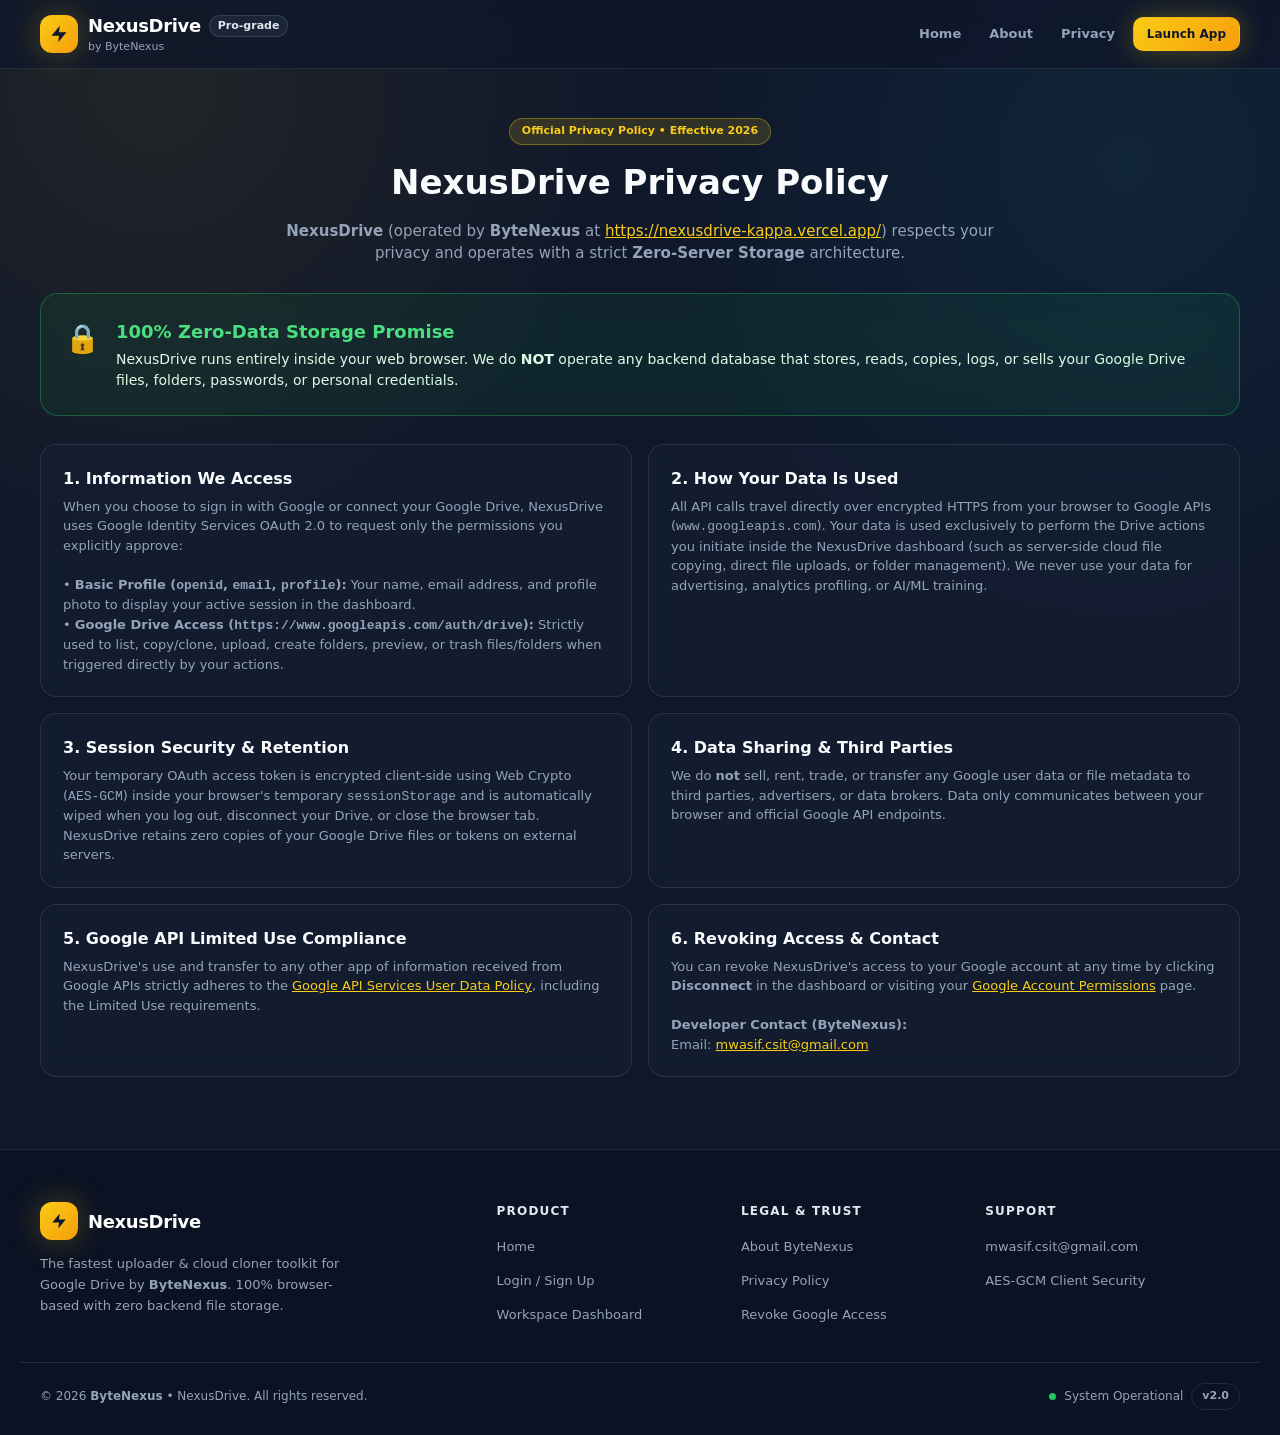
<file: privacy.html>
<!DOCTYPE html>
<html lang="en">
<head>
  <meta charset="UTF-8" />
  <meta name="viewport" content="width=device-width, initial-scale=1.0" />
  <meta http-equiv="X-Content-Type-Options" content="nosniff" />
  <meta name="referrer" content="strict-origin-when-cross-origin" />
  <meta name="theme-color" content="#facc15" />
  <link rel="icon" type="image/svg+xml" href="data:image/svg+xml,%3Csvg xmlns='http://www.w3.org/2000/svg' viewBox='0 0 24 24' fill='%23facc15'%3E%3Cpath d='M13 2L3 14h9l-1 8 10-12h-9l1-8z'/%3E%3C/svg%3E" />
  <title>Privacy Policy | NexusDrive by ByteNexus</title>
  <meta name="description" content="Official Privacy Policy for NexusDrive by ByteNexus — Zero server data storage and Google API Services User Data Policy compliance." />
  <link rel="stylesheet" href="css/style.css" />
</head>
<body>
  <div class="view-section active">
    <header class="sticky-header">
      <div class="container header-inner">
        <a href="index.html" class="brand" style="text-decoration:none;color:inherit;">
          <div class="brand-icon-box nitro-glow">
            <svg viewBox="0 0 24 24" width="20" height="20" fill="currentColor"><path d="M13 2L3 14h9l-1 8 10-12h-9l1-8z"/></svg>
          </div>
          <div class="brand-meta">
            <div class="brand-title-line">
              <span class="brand-name">NexusDrive</span>
              <span class="pro-badge">Pro-grade</span>
            </div>
            <p class="brand-tagline">by ByteNexus</p>
          </div>
        </a>

        <nav class="header-nav">
          <a href="index.html" class="btn-nav-link" style="text-decoration:none;">Home</a>
          <a href="about.html" class="btn-nav-link" style="text-decoration:none;">About</a>
          <a href="privacy.html" class="btn-nav-link text-primary" style="text-decoration:none;">Privacy</a>
          <a href="index.html#auth" class="btn btn-hero btn-sm" style="text-decoration:none;">Launch App</a>
        </nav>
      </div>
    </header>

    <main class="container about-wrap">
      <div class="about-hero">
        <span class="pill-amber">Official Privacy Policy • Effective 2026</span>
        <h1>NexusDrive Privacy Policy</h1>
        <p>
          <strong>NexusDrive</strong> (operated by <strong>ByteNexus</strong> at
          <a href="https://nexusdrive-kappa.vercel.app/" style="color:var(--primary);">https://nexusdrive-kappa.vercel.app/</a>)
          respects your privacy and operates with a strict <strong>Zero-Server Storage</strong> architecture.
        </p>
      </div>

      <div class="privacy-banner glass-card">
        <div class="pb-icon">🔒</div>
        <div>
          <h2>100% Zero-Data Storage Promise</h2>
          <p>
            NexusDrive runs entirely inside your web browser. We do <strong>NOT</strong> operate any backend database that stores, reads, copies, logs, or sells your Google Drive files, folders, passwords, or personal credentials.
          </p>
        </div>
      </div>

      <div class="about-cards-grid">
        <div class="about-card glass-card">
          <h3>1. Information We Access</h3>
          <p>
            When you choose to sign in with Google or connect your Google Drive, NexusDrive uses Google Identity Services OAuth 2.0 to request only the permissions you explicitly approve:
            <br><br>
            • <strong>Basic Profile (<code>openid</code>, <code>email</code>, <code>profile</code>):</strong> Your name, email address, and profile photo to display your active session in the dashboard.<br>
            • <strong>Google Drive Access (<code>https://www.googleapis.com/auth/drive</code>):</strong> Strictly used to list, copy/clone, upload, create folders, preview, or trash files/folders when triggered directly by your actions.
          </p>
        </div>

        <div class="about-card glass-card">
          <h3>2. How Your Data Is Used</h3>
          <p>
            All API calls travel directly over encrypted HTTPS from your browser to Google APIs (<code>www.googleapis.com</code>). Your data is used exclusively to perform the Drive actions you initiate inside the NexusDrive dashboard (such as server-side cloud file copying, direct file uploads, or folder management). We never use your data for advertising, analytics profiling, or AI/ML training.
          </p>
        </div>

        <div class="about-card glass-card">
          <h3>3. Session Security &amp; Retention</h3>
          <p>
            Your temporary OAuth access token is encrypted client-side using Web Crypto (<code>AES-GCM</code>) inside your browser's temporary <code>sessionStorage</code> and is automatically wiped when you log out, disconnect your Drive, or close the browser tab. NexusDrive retains zero copies of your Google Drive files or tokens on external servers.
          </p>
        </div>

        <div class="about-card glass-card">
          <h3>4. Data Sharing &amp; Third Parties</h3>
          <p>
            We do <strong>not</strong> sell, rent, trade, or transfer any Google user data or file metadata to third parties, advertisers, or data brokers. Data only communicates between your browser and official Google API endpoints.
          </p>
        </div>

        <div class="about-card glass-card">
          <h3>5. Google API Limited Use Compliance</h3>
          <p>
            NexusDrive's use and transfer to any other app of information received from Google APIs strictly adheres to the
            <a href="https://developers.google.com/terms/api-services-user-data-policy" target="_blank" rel="noopener noreferrer" style="color:var(--primary);">Google API Services User Data Policy</a>,
            including the Limited Use requirements.
          </p>
        </div>

        <div class="about-card glass-card">
          <h3>6. Revoking Access &amp; Contact</h3>
          <p>
            You can revoke NexusDrive's access to your Google account at any time by clicking <strong>Disconnect</strong> in the dashboard or visiting your
            <a href="https://myaccount.google.com/permissions" target="_blank" rel="noopener noreferrer" style="color:var(--primary);">Google Account Permissions</a> page.
            <br><br>
            <strong>Developer Contact (ByteNexus):</strong><br>
            Email: <a href="mailto:mwasif.csit@gmail.com" style="color:var(--primary);">mwasif.csit@gmail.com</a>
          </p>
        </div>
      </div>
    </main>

    <footer class="site-footer">
      <div class="container footer-grid-pro">
        <div class="footer-brand-col">
          <a href="index.html" class="brand" style="text-decoration:none;color:inherit;">
            <div class="brand-icon-box nitro-glow">
              <svg viewBox="0 0 24 24" width="18" height="18" fill="currentColor"><path d="M13 2L3 14h9l-1 8 10-12h-9l1-8z"/></svg>
            </div>
            <span class="brand-name">NexusDrive</span>
          </a>
          <p class="footer-desc">
            The fastest uploader &amp; cloud cloner toolkit for Google Drive by <strong>ByteNexus</strong>. 100% browser-based with zero backend file storage.
          </p>
        </div>

        <div>
          <h4>Product</h4>
          <ul>
            <li><a href="index.html" class="f-link">Home</a></li>
            <li><a href="index.html#auth" class="f-link">Login / Sign Up</a></li>
            <li><a href="index.html#dashboard" class="f-link">Workspace Dashboard</a></li>
          </ul>
        </div>

        <div>
          <h4>Legal &amp; Trust</h4>
          <ul>
            <li><a href="about.html" class="f-link">About ByteNexus</a></li>
            <li><a href="privacy.html" class="f-link">Privacy Policy</a></li>
            <li><a href="https://myaccount.google.com/permissions" target="_blank" rel="noopener noreferrer" class="f-link">Revoke Google Access</a></li>
          </ul>
        </div>

        <div>
          <h4>Support</h4>
          <ul>
            <li><a href="mailto:mwasif.csit@gmail.com" class="f-link">mwasif.csit@gmail.com</a></li>
            <li><span class="f-link" style="cursor:default;">AES-GCM Client Security</span></li>
          </ul>
        </div>
      </div>

      <div class="container footer-bottom">
        <p>© 2026 <strong>ByteNexus</strong> • NexusDrive. All rights reserved.</p>
        <div class="footer-status">
          <span class="dot-green"></span>
          <span>System Operational</span>
          <span class="pill-outline">v2.0</span>
        </div>
      </div>
    </footer>
  </div>
</body>
</html>
</file>
<file: css/style.css>
:root {
  --bg: #0f172a;
  --bg-deep: #0b1120;
  --card: rgba(22, 31, 51, 0.72);
  --card-solid: #161f33;
  --border: #1e293b;
  --border-light: rgba(148, 163, 184, 0.16);
  --fg: #f8fafc;
  --muted: #94a3b8;
  --primary: #facc15;
  --primary-hover: #eab308;
  --primary-fg: #0f172a;
  --cyan: #22d3ee;
  --emerald: #22c55e;
  --danger: #ef4444;
  --radius: 14px;
}

* { box-sizing: border-box; margin: 0; padding: 0; }

body {
  background-color: var(--bg);
  color: var(--fg);
  font-family: ui-sans-serif, system-ui, -apple-system, BlinkMacSystemFont, "Segoe UI", Roboto, sans-serif;
  background-image:
    radial-gradient(circle at 12% 10%, rgba(250, 204, 21, 0.08), transparent 35%),
    radial-gradient(circle at 88% 18%, rgba(34, 211, 238, 0.07), transparent 35%);
  background-attachment: fixed;
  min-height: 100vh;
  line-height: 1.5;
  overflow-x: hidden;
}

.hidden { display: none !important; }
.view-section { display: none; }
.view-section.active { display: block; }
.w-full { width: 100%; }
.flex-1 { flex: 1; min-width: 0; }
.mb-20 { margin-bottom: 20px; }
.mb-24 { margin-bottom: 24px; }

.text-primary { color: var(--primary); }
.text-white { color: #fff; }
.text-cyan { color: var(--cyan); }
.text-emerald { color: var(--emerald); }
.text-orange { color: #f97316; }
.font-bold { font-weight: 700; }
.font-semibold { font-weight: 600; }

.container {
  max-width: 1240px;
  width: 100%;
  margin: 0 auto;
  padding: 0 20px;
}

.glass-card {
  background: var(--card);
  backdrop-filter: blur(12px);
  -webkit-backdrop-filter: blur(12px);
  border: 1px solid var(--border-light);
}

.nitro-glow {
  box-shadow: 0 0 32px rgba(250, 204, 21, 0.28);
}

/* Custom Scrollbar */
.custom-scrollbar::-webkit-scrollbar { width: 6px; height: 6px; }
.custom-scrollbar::-webkit-scrollbar-track { background: rgba(15, 23, 42, 0.5); border-radius: 6px; }
.custom-scrollbar::-webkit-scrollbar-thumb { background: #334155; border-radius: 6px; }

/* Buttons */
.btn {
  display: inline-flex;
  align-items: center;
  justify-content: center;
  gap: 8px;
  padding: 9px 16px;
  border-radius: 10px;
  font-size: 13px;
  font-weight: 600;
  cursor: pointer;
  border: 1px solid transparent;
  transition: all 0.16s ease;
  white-space: nowrap;
}
.btn:disabled { opacity: 0.45; cursor: not-allowed; }
.btn-xs { padding: 4px 10px; font-size: 11px; border-radius: 8px; }
.btn-sm { padding: 7px 13px; font-size: 12px; }
.btn-lg { padding: 13px 22px; font-size: 15px; border-radius: 12px; }
.btn-xl { padding: 15px 22px; font-size: 16px; font-weight: 800; border-radius: 12px; }
.btn-full { width: 100%; }

.btn-hero {
  background: linear-gradient(135deg, #facc15 0%, #f59e0b 100%);
  color: var(--primary-fg);
  font-weight: 700;
  box-shadow: 0 0 28px rgba(250, 204, 21, 0.28);
}
.btn-hero:hover:not(:disabled) {
  filter: brightness(1.06);
  transform: translateY(-1px);
}

.btn-outline {
  background: rgba(30, 41, 59, 0.55);
  color: var(--fg);
  border-color: rgba(148, 163, 184, 0.22);
}
.btn-outline:hover:not(:disabled) {
  background: rgba(51, 65, 85, 0.7);
}

.btn-connected {
  background: rgba(34, 197, 94, 0.1);
  color: #4ade80;
  border-color: rgba(34, 197, 94, 0.35);
}
.btn-connected:hover { background: rgba(34, 197, 94, 0.2); }

.btn-danger {
  background: rgba(239, 68, 68, 0.16);
  color: #fca5a5;
  border-color: rgba(239, 68, 68, 0.35);
}
.btn-danger:hover:not(:disabled) { background: rgba(239, 68, 68, 0.28); }

.btn-nav-link {
  background: none;
  border: none;
  color: var(--muted);
  font-size: 13px;
  font-weight: 600;
  cursor: pointer;
  padding: 6px 10px;
}
.btn-nav-link:hover { color: var(--primary); }

/* Brand */
.brand { display: flex; align-items: center; gap: 10px; cursor: pointer; user-select: none; min-width: 0; }
.brand-icon-box {
  width: 38px;
  height: 38px;
  border-radius: 12px;
  background: linear-gradient(135deg, #facc15 0%, #f59e0b 100%);
  color: #0f172a;
  display: flex;
  align-items: center;
  justify-content: center;
  flex-shrink: 0;
}
.brand-icon-xl {
  width: 76px;
  height: 76px;
  border-radius: 50%;
  background: linear-gradient(135deg, #facc15 0%, #f59e0b 100%);
  color: #0f172a;
  display: flex;
  align-items: center;
  justify-content: center;
  margin: 0 auto 22px;
}
.brand-meta { min-width: 0; }
.brand-title-line { display: flex; align-items: center; gap: 8px; }
.brand-name { font-size: 18px; font-weight: 800; letter-spacing: -0.02em; color: #fff; }
.brand-name-lg { font-size: 22px; font-weight: 800; color: var(--primary); }
.brand-sub-upper { font-size: 10px; color: var(--muted); text-transform: uppercase; letter-spacing: 0.08em; }
.brand-tagline { font-size: 11px; color: var(--muted); }
.control-sub { font-size: 10px; color: var(--muted); text-transform: uppercase; letter-spacing: 0.1em; font-weight: 700; }

.pro-badge {
  font-size: 11px;
  font-weight: 600;
  padding: 2px 8px;
  border-radius: 999px;
  background: rgba(30, 41, 59, 0.85);
  border: 1px solid rgba(148, 163, 184, 0.2);
  color: #e2e8f0;
}

/* Header */
.sticky-header, .dash-navbar {
  position: sticky;
  top: 0;
  z-index: 40;
  background: rgba(15, 23, 42, 0.78);
  backdrop-filter: blur(18px);
  -webkit-backdrop-filter: blur(18px);
  border-bottom: 1px solid rgba(148, 163, 184, 0.14);
}
.header-inner, .dash-nav-inner {
  min-height: 68px;
  display: flex;
  align-items: center;
  justify-content: space-between;
  gap: 10px;
}
.header-nav, .dash-top-actions { display: flex; align-items: center; gap: 8px; flex-wrap: wrap; justify-content: flex-end; }

/* Landing Hero */
.hero-wrapper { position: relative; overflow: hidden; padding: 56px 0 64px; }
.hero-glow-left { position: absolute; left: -90px; top: 80px; width: 280px; height: 280px; border-radius: 50%; background: rgba(250, 204, 21, 0.15); filter: blur(70px); pointer-events: none; }
.hero-glow-right { position: absolute; right: -90px; bottom: 40px; width: 300px; height: 300px; border-radius: 50%; background: rgba(250, 204, 21, 0.08); filter: blur(70px); pointer-events: none; }

.hero-grid {
  position: relative;
  z-index: 5;
  display: grid;
  grid-template-columns: 1.05fr 0.95fr;
  gap: 44px;
  align-items: center;
}
.hero-pill {
  display: inline-flex;
  align-items: center;
  gap: 8px;
  padding: 5px 14px;
  border-radius: 999px;
  border: 1px solid var(--border-light);
  background: rgba(22, 31, 51, 0.65);
  font-size: 13px;
  color: var(--muted);
  margin-bottom: 20px;
  flex-wrap: wrap;
}
.dot-sep { width: 4px; height: 4px; border-radius: 50%; background: #475569; }
.hero-title {
  font-size: clamp(32px, 5vw, 56px);
  font-weight: 900;
  line-height: 1.08;
  letter-spacing: -0.03em;
  margin-bottom: 18px;
}
.text-gradient-hero {
  background: linear-gradient(135deg, #facc15 0%, #f59e0b 100%);
  -webkit-background-clip: text;
  background-clip: text;
  color: transparent;
}
.hero-desc { font-size: 17px; color: var(--muted); max-width: 540px; margin-bottom: 28px; }
.hero-cta { display: flex; flex-wrap: wrap; gap: 12px; margin-bottom: 32px; }

.hero-stats { display: grid; grid-template-columns: repeat(3, 1fr); gap: 12px; max-width: 520px; }
.stat-card {
  border-radius: 16px;
  border: 1px solid var(--border-light);
  background: rgba(22, 31, 51, 0.55);
  padding: 14px;
  display: flex;
  align-items: center;
  gap: 10px;
}
.stat-ico {
  width: 36px;
  height: 36px;
  border-radius: 10px;
  background: rgba(30, 41, 59, 0.8);
  display: flex;
  align-items: center;
  justify-content: center;
  flex-shrink: 0;
}
.stat-num { font-size: 17px; font-weight: 800; line-height: 1; }
.stat-lbl { font-size: 11px; color: var(--muted); margin-top: 3px; }

/* Live Queue Showcase */
.live-queue-card { border-radius: 22px; overflow: hidden; }
.lq-header { padding: 18px 20px 6px; display: flex; justify-content: space-between; align-items: center; }
.lq-title-row { display: flex; align-items: center; gap: 8px; font-size: 14px; }
.dot-primary { width: 8px; height: 8px; border-radius: 50%; background: var(--primary); }
.lq-sub { padding: 0 20px 16px; font-size: 13px; color: var(--muted); border-bottom: 1px solid var(--border-light); }
.lq-items { padding: 18px 20px; display: flex; flex-direction: column; gap: 12px; }
.lq-item {
  display: flex;
  align-items: center;
  justify-content: space-between;
  gap: 10px;
  padding: 14px;
  border-radius: 16px;
  border: 1px solid var(--border-light);
  background: rgba(15, 23, 42, 0.45);
}
.lq-item-info { min-width: 0; }
.lq-name { font-weight: 600; font-size: 14px; white-space: nowrap; overflow: hidden; text-overflow: ellipsis; }
.lq-size { font-size: 12px; color: var(--muted); }
.lq-right { display: flex; align-items: center; gap: 8px; shrink: 0; }
.lq-tag { font-size: 11px; padding: 3px 9px; border-radius: 999px; background: rgba(30, 41, 59, 0.8); font-weight: 600; }
.lq-speed-box {
  padding: 14px;
  border-radius: 16px;
  border: 1px solid var(--border-light);
  background: rgba(15, 23, 42, 0.45);
  display: flex;
  flex-direction: column;
  gap: 8px;
}
.lq-speed-row { display: flex; justify-content: space-between; font-size: 13px; font-weight: 600; }
.lq-foot { font-size: 12px; color: var(--muted); }

/* Bento & Steps */
.section-block { padding: 64px 20px; }
.section-intro { max-width: 580px; margin-bottom: 32px; }
.section-intro h2 { font-size: 30px; font-weight: 800; }
.section-intro p { color: var(--muted); margin-top: 6px; }
.bento-grid { display: grid; grid-template-columns: repeat(6, 1fr); gap: 16px; }
.bento-card { border-radius: 18px; padding: 22px; }
.span-3 { grid-column: span 3; }
.span-2 { grid-column: span 2; }
.bento-head { display: flex; align-items: center; gap: 12px; margin-bottom: 12px; }
.bento-icon-hero {
  width: 44px;
  height: 44px;
  border-radius: 14px;
  background: linear-gradient(135deg, #facc15 0%, #f59e0b 100%);
  display: flex;
  align-items: center;
  justify-content: center;
  font-size: 20px;
}
.bento-icon-sub {
  width: 42px;
  height: 42px;
  border-radius: 14px;
  background: rgba(30, 41, 59, 0.75);
  display: flex;
  align-items: center;
  justify-content: center;
  font-size: 18px;
  margin-bottom: 12px;
}
.bento-card h3 { font-size: 17px; font-weight: 700; }
.muted-sm { font-size: 13px; color: var(--muted); }
.bento-body { font-size: 14px; color: var(--muted); margin-top: 6px; }

.accent-band {
  border-top: 1px solid var(--border-light);
  border-bottom: 1px solid var(--border-light);
  background: linear-gradient(135deg, rgba(22, 31, 51, 0.9) 0%, rgba(30, 41, 59, 0.7) 100%);
  padding: 64px 0;
}
.band-head { display: flex; justify-content: space-between; align-items: flex-end; gap: 16px; margin-bottom: 32px; flex-wrap: wrap; }
.band-head h2 { font-size: 30px; font-weight: 800; }
.band-head p { color: var(--muted); margin-top: 6px; }
.steps-3-grid { display: grid; grid-template-columns: repeat(3, 1fr); gap: 16px; }
.step-box { border-radius: 18px; padding: 24px; }
.step-box-top { display: flex; justify-content: space-between; align-items: flex-start; }
.step-box h3 { font-size: 19px; font-weight: 700; margin-top: 8px; }
.step-box p { font-size: 14px; color: var(--muted); margin-top: 6px; }

.cta-banner { border-radius: 22px; padding: 40px; }
.cta-banner h2 { font-size: 30px; font-weight: 800; }
.cta-banner p { color: var(--muted); margin-top: 8px; max-width: 540px; }
.cta-btns { display: flex; gap: 12px; margin-top: 24px; flex-wrap: wrap; }

/* Footer */
.site-footer { border-top: 1px solid var(--border-light); background: rgba(11, 17, 32, 0.72); padding: 52px 0 28px; }
.footer-grid { display: grid; grid-template-columns: 2fr 1fr 1fr; gap: 32px; }
.footer-grid-pro { display: grid; grid-template-columns: 2fr 1fr 1fr 1.2fr; gap: 32px; }
.footer-desc { max-width: 320px; font-size: 13px; color: var(--muted); margin-top: 14px; line-height: 1.6; }
.site-footer h4 { font-size: 12px; text-transform: uppercase; letter-spacing: 0.1em; margin-bottom: 14px; color: #e2e8f0; }
.site-footer ul { list-style: none; display: flex; flex-direction: column; gap: 10px; }
.f-link { background: none; border: none; color: var(--muted); font-size: 13px; cursor: pointer; text-decoration: none; display: inline-block; text-align: left; }
.f-link:hover { color: var(--primary); }
.btn-nav-link { text-decoration: none; }
.auth-inline-alert {
  padding: 10px 12px;
  border-radius: 10px;
  background: rgba(239, 68, 68, 0.14);
  border: 1px solid rgba(239, 68, 68, 0.38);
  color: #fecaca;
  font-size: 12px;
  margin-bottom: 14px;
}
.security-note-bar {
  display: flex;
  align-items: center;
  gap: 8px;
  padding: 10px 14px;
  border-radius: 12px;
  background: rgba(34, 197, 94, 0.08);
  border: 1px solid rgba(34, 197, 94, 0.28);
  color: #bbf7d0;
  font-size: 12px;
}
.mgr-preview-actions { display: flex; align-items: center; gap: 8px; }
.footer-bottom {
  margin-top: 36px;
  padding-top: 20px;
  border-top: 1px solid var(--border-light);
  display: flex;
  justify-content: space-between;
  align-items: center;
  flex-wrap: wrap;
  gap: 12px;
  font-size: 12px;
  color: var(--muted);
}
.footer-status { display: flex; align-items: center; gap: 8px; }
.dot-green { width: 7px; height: 7px; border-radius: 50%; background: var(--emerald); display: inline-block; }

/* About Page */
.about-wrap { padding: 48px 20px 72px; display: flex; flex-direction: column; gap: 28px; }
.about-hero { text-align: center; max-width: 720px; margin: 0 auto; }
.about-hero h1 { font-size: 34px; font-weight: 900; margin: 12px 0; }
.about-hero p { color: var(--muted); font-size: 15px; }
.pill-amber {
  display: inline-block;
  font-size: 11px;
  font-weight: 700;
  padding: 4px 12px;
  border-radius: 999px;
  background: rgba(250, 204, 21, 0.14);
  color: var(--primary);
  border: 1px solid rgba(250, 204, 21, 0.35);
}
.privacy-banner {
  border-radius: 18px;
  padding: 24px;
  border-color: rgba(34, 197, 94, 0.35);
  background: rgba(34, 197, 94, 0.08);
  display: flex;
  gap: 16px;
  align-items: flex-start;
}
.pb-icon { font-size: 28px; }
.privacy-banner h2 { font-size: 18px; font-weight: 800; color: #4ade80; margin-bottom: 4px; }
.privacy-banner p { font-size: 14px; color: #dcfce7; }
.about-cards-grid { display: grid; grid-template-columns: repeat(2, 1fr); gap: 16px; }
.about-card { border-radius: 16px; padding: 22px; }
.about-card h3 { font-size: 16px; font-weight: 700; margin-bottom: 6px; }
.about-card p { font-size: 13px; color: var(--muted); }

/* Auth Split Screen */
.auth-split { min-height: 100vh; display: grid; grid-template-columns: 1fr 1fr; }
.auth-left { padding: 32px 44px; display: flex; flex-direction: column; }
.back-btn { background: none; border: none; color: var(--muted); font-size: 13px; cursor: pointer; width: fit-content; margin-bottom: 24px; }
.back-btn:hover { color: var(--primary); }
.auth-center { flex: 1; display: flex; align-items: center; justify-content: center; }
.auth-container { width: 100%; max-width: 400px; }
.auth-title { font-size: 28px; font-weight: 800; }
.auth-sub { font-size: 14px; color: var(--muted); margin-top: 4px; }
.or-sep { position: relative; text-align: center; margin: 18px 0; }
.or-sep::before { content: ""; position: absolute; left: 0; right: 0; top: 50%; height: 1px; background: var(--border-light); }
.or-sep span { position: relative; background: var(--bg); padding: 0 10px; font-size: 12px; color: var(--muted); }
.form-stack { display: flex; flex-direction: column; gap: 14px; }
.field { display: flex; flex-direction: column; gap: 6px; }
.field label { font-size: 12px; font-weight: 600; color: #e2e8f0; }
input[type="text"], input[type="email"], input[type="password"] {
  width: 100%;
  padding: 10px 13px;
  border-radius: 10px;
  background: rgba(15, 23, 42, 0.72);
  border: 1px solid var(--border-light);
  color: #fff;
  font-size: 13px;
  outline: none;
}
input:focus { border-color: var(--primary); }
.input-sm { padding: 8px 11px !important; font-size: 12px !important; }
.pass-wrap { position: relative; }
.pass-eye { position: absolute; right: 10px; top: 50%; transform: translateY(-50%); background: none; border: none; cursor: pointer; font-size: 14px; }
.auth-switch { margin-top: 20px; text-align: center; font-size: 13px; color: var(--muted); }
.text-primary-link { background: none; border: none; color: var(--primary); font-weight: 700; cursor: pointer; margin-left: 4px; }

.auth-right {
  background: linear-gradient(135deg, #131c31 0%, #1e293b 100%);
  border-left: 1px solid var(--border-light);
  display: flex;
  align-items: center;
  justify-content: center;
  padding: 48px;
}
.auth-right-inner { max-width: 400px; text-align: center; }
.auth-right-inner h2 { font-size: 28px; font-weight: 800; margin-bottom: 10px; }
.auth-right-inner p { font-size: 14px; color: var(--muted); margin-bottom: 24px; }
.auth-stats-3 { display: grid; grid-template-columns: repeat(3, 1fr); gap: 12px; }
.as-num { font-size: 22px; font-weight: 800; }
.as-lbl { font-size: 12px; color: var(--muted); }

/* Dashboard */
.dash-body { padding: 32px 20px 64px; display: flex; flex-direction: column; gap: 22px; }
.dash-greeting h2 { font-size: 28px; font-weight: 800; letter-spacing: -0.02em; }
.greeting-badges { display: flex; align-items: center; gap: 8px; flex-wrap: wrap; margin-top: 8px; }
.pill-hero {
  font-size: 12px;
  font-weight: 700;
  padding: 4px 12px;
  border-radius: 999px;
  background: linear-gradient(135deg, #facc15 0%, #f59e0b 100%);
  color: #0f172a;
}
.pill-outline {
  font-size: 11px;
  font-weight: 600;
  padding: 4px 10px;
  border-radius: 999px;
  border: 1px solid var(--border-light);
  color: var(--muted);
}

.workspace-header-row { display: flex; justify-content: space-between; align-items: center; gap: 12px; flex-wrap: wrap; }
.workspace-header-row h3 { font-size: 20px; font-weight: 800; }
.conn-btn-group { display: flex; align-items: center; gap: 8px; flex-wrap: wrap; }

.workspace-shell { border-radius: 18px; overflow: hidden; }
.tabs-bar {
  display: grid;
  grid-template-columns: repeat(3, 1fr);
  background: rgba(30, 41, 59, 0.5);
  padding: 5px;
  border-bottom: 1px solid var(--border-light);
}
.tab-btn {
  background: none;
  border: none;
  color: var(--muted);
  font-size: 13px;
  font-weight: 700;
  padding: 10px;
  border-radius: 10px;
  cursor: pointer;
  display: flex;
  align-items: center;
  justify-content: center;
  gap: 8px;
}
.tab-btn.active { background: rgba(15, 23, 42, 0.9); color: #fff; }
.tab-content { display: none; padding: 22px; }
.tab-content.active { display: block; }

.two-col-grid { display: grid; grid-template-columns: 1fr 1fr; gap: 22px; }
.sub-card { border-radius: 16px; padding: 22px; display: flex; flex-direction: column; gap: 16px; }
.card-top-row { display: flex; align-items: flex-start; gap: 12px; }
.card-top-row h3 { font-size: 20px; font-weight: 800; }
.card-top-row p { font-size: 13px; color: var(--muted); }
.card-icon-primary {
  width: 44px;
  height: 44px;
  border-radius: 12px;
  background: rgba(250, 204, 21, 0.12);
  color: var(--primary);
  display: flex;
  align-items: center;
  justify-content: center;
  font-size: 20px;
  flex-shrink: 0;
}
.hr-line { height: 1px; background: var(--border-light); }
.hr-line-light { height: 1px; background: rgba(148, 163, 184, 0.1); margin: 4px 0; }
.input-action-row { display: flex; gap: 8px; }
.input-action-row input { flex: 1; }

.cleaner-box {
  border: 1px solid var(--border-light);
  background: rgba(30, 41, 59, 0.3);
  border-radius: 12px;
  padding: 14px;
  display: flex;
  flex-direction: column;
  gap: 8px;
}
.cleaner-title { display: flex; align-items: center; gap: 6px; font-size: 11px; font-weight: 800; letter-spacing: 0.06em; }
.hint-xs { font-size: 11px; color: var(--muted); }

/* Tree & Inject Queue */
.tree-wrap { display: flex; flex-direction: column; gap: 14px; }
.tree-box { border: 1px solid var(--border-light); background: rgba(15, 23, 42, 0.5); border-radius: 12px; padding: 12px; }
.tree-head { display: flex; justify-content: space-between; align-items: center; margin-bottom: 10px; font-size: 11px; font-weight: 800; text-transform: uppercase; color: var(--primary); }
.tree-btns { display: flex; gap: 6px; }
.tree-scroll { max-height: 220px; overflow-y: auto; }
.tree-row { display: flex; align-items: center; gap: 8px; padding: 4px 6px; border-radius: 6px; font-size: 12px; }
.tree-row:hover { background: rgba(250, 204, 21, 0.07); }
.tree-name { flex: 1; white-space: nowrap; overflow: hidden; text-overflow: ellipsis; }
.tree-size { font-size: 10px; color: var(--muted); font-family: monospace; }

.inject-queue-box {
  border: 1px dashed rgba(250, 204, 21, 0.35);
  background: rgba(250, 204, 21, 0.05);
  border-radius: 12px;
  padding: 12px;
}
.iq-head { display: flex; justify-content: space-between; align-items: center; }
.iq-title { font-size: 11px; font-weight: 800; letter-spacing: 0.06em; }
.tag-wrap { display: flex; flex-wrap: wrap; gap: 6px; margin-top: 8px; }
.file-tag { font-size: 11px; padding: 3px 8px; border-radius: 6px; background: rgba(30, 41, 59, 0.9); display: inline-flex; align-items: center; gap: 6px; }
.file-tag button { background: none; border: none; color: #94a3b8; cursor: pointer; }

/* Progress & Control Radar */
.clone-progress-wrap { display: flex; flex-direction: column; gap: 6px; }
.progress-label-row { display: flex; justify-content: space-between; font-size: 11px; font-weight: 700; text-transform: uppercase; color: var(--primary); }
.progress-track { width: 100%; height: 8px; border-radius: 999px; background: rgba(30, 41, 59, 0.9); overflow: hidden; }
.progress-fill-hero { height: 100%; background: linear-gradient(135deg, #facc15 0%, #f59e0b 100%); transition: width 0.2s ease; }
.error-box { background: rgba(127, 29, 29, 0.45); border: 1px solid rgba(239, 68, 68, 0.35); border-radius: 10px; padding: 10px; font-size: 11px; color: #fca5a5; max-height: 120px; overflow-y: auto; }

.control-center-card { align-items: center; justify-content: center; text-align: center; min-height: 400px; }
.radar-state { display: flex; flex-direction: column; align-items: center; gap: 14px; max-width: 280px; }
.radar-state h4 { font-size: 22px; font-weight: 800; }
.radar-state p { font-size: 13px; color: var(--muted); }
.radar-circle-idle {
  width: 90px;
  height: 90px;
  border-radius: 50%;
  background: rgba(250, 204, 21, 0.12);
  color: var(--primary);
  display: flex;
  align-items: center;
  justify-content: center;
  box-shadow: 0 0 32px rgba(250, 204, 21, 0.2);
}
.radar-circle-done {
  width: 84px;
  height: 84px;
  border-radius: 50%;
  background: rgba(34, 197, 94, 0.16);
  border: 2px solid var(--emerald);
  color: var(--emerald);
  font-size: 36px;
  font-weight: 800;
  display: flex;
  align-items: center;
  justify-content: center;
}
.spinner-ring-wrap { position: relative; width: 130px; height: 130px; display: flex; align-items: center; justify-content: center; }
.spinner-ring-bg { position: absolute; inset: 0; border-radius: 50%; border: 4px solid rgba(250, 204, 21, 0.2); }
.spinner-ring-spin { position: absolute; inset: 0; border-radius: 50%; border: 4px solid var(--primary); border-top-color: transparent; animation: spin 0.9s linear infinite; }
.spinner-center-ico { font-size: 36px; }
@keyframes spin { to { transform: rotate(360deg); } }
.stage-pill { font-size: 10px; font-weight: 800; padding: 3px 10px; border-radius: 999px; background: rgba(250, 204, 21, 0.18); color: var(--primary); letter-spacing: 0.08em; }

/* Upload Tab */
.upload-drop-area {
  border: 1px dashed var(--border-light);
  border-radius: 14px;
  background: rgba(30, 41, 59, 0.3);
  padding: 40px 20px;
  text-align: center;
  cursor: pointer;
}
.upload-drop-area:hover, .upload-drop-area.dragover { border-color: var(--primary); }
.drop-circle { width: 64px; height: 64px; border-radius: 50%; background: rgba(250, 204, 21, 0.12); display: flex; align-items: center; justify-content: center; font-size: 28px; margin: 0 auto 12px; }
.upload-prog-box { display: flex; flex-direction: column; gap: 10px; }
.upload-items-list { display: flex; flex-direction: column; gap: 8px; max-height: 170px; overflow-y: auto; }
.list-row { display: flex; justify-content: space-between; align-items: center; gap: 10px; font-size: 12px; padding: 8px 10px; background: rgba(15, 23, 42, 0.5); border-radius: 8px; }

/* Manage Tab */
.manager-col { height: 570px; }
.mgr-actions-row { display: flex; flex-wrap: wrap; gap: 8px; }
.mgr-tools-row { display: grid; grid-template-columns: 1fr 1fr; gap: 8px; }
.mgr-folder-add { display: flex; gap: 6px; }
.crumb-strip { display: flex; align-items: center; gap: 8px; padding: 8px 10px; border-radius: 10px; background: rgba(30, 41, 59, 0.4); font-size: 13px; font-weight: 600; }
.crumb-title { overflow: hidden; text-overflow: ellipsis; white-space: nowrap; }
.mgr-list { flex: 1; overflow-y: auto; display: flex; flex-direction: column; gap: 8px; }
.manage-row { display: flex; align-items: center; gap: 10px; padding: 10px 12px; border-radius: 12px; border: 1px solid var(--border-light); background: rgba(15, 23, 42, 0.45); }
.manage-item-main { flex: 1; min-width: 0; cursor: pointer; display: flex; align-items: center; gap: 10px; }
.manage-item-title { font-size: 13px; font-weight: 600; white-space: nowrap; overflow: hidden; text-overflow: ellipsis; }
.manage-item-meta { font-size: 10px; color: var(--muted); text-transform: uppercase; }
.mgr-preview-head { display: flex; justify-content: space-between; align-items: center; }
.mgr-preview-box { flex: 1; display: flex; flex-direction: column; align-items: center; justify-content: center; border-radius: 12px; background: rgba(15, 23, 42, 0.5); overflow: auto; padding: 14px; }
.mgr-preview-box iframe { width: 100%; height: 100%; border: none; border-radius: 8px; background: #000; }
.mgr-preview-box pre { width: 100%; height: 100%; font-family: ui-monospace, Consolas, monospace; font-size: 12px; color: #e2e8f0; white-space: pre-wrap; }
.mgr-preview-box img { max-width: 100%; max-height: 360px; border-radius: 8px; }
.empty-msg, .empty-preview { text-align: center; color: var(--muted); font-size: 13px; padding: 32px 12px; }
.preview-eye { width: 56px; height: 56px; border-radius: 50%; background: rgba(30, 41, 59, 0.7); display: flex; align-items: center; justify-content: center; font-size: 24px; margin: 0 auto 12px; }

/* Modal */
.modal-overlay { position: fixed; inset: 0; z-index: 60; background: rgba(0, 0, 0, 0.75); backdrop-filter: blur(6px); display: flex; align-items: center; justify-content: center; padding: 16px; }
.modal-box { width: 100%; max-width: 480px; border-radius: 18px; overflow: hidden; }
.modal-head { padding: 16px 20px; border-bottom: 1px solid var(--border-light); display: flex; justify-content: space-between; align-items: center; }
.modal-head h3 { font-size: 17px; font-weight: 800; }
.modal-head p { font-size: 12px; color: var(--muted); }
.modal-body { padding: 18px 20px; display: flex; flex-direction: column; gap: 14px; }
.modal-opt { padding: 14px; border-radius: 12px; border: 1px solid var(--border-light); background: rgba(15, 23, 42, 0.55); display: flex; align-items: center; justify-content: space-between; gap: 12px; flex-wrap: wrap; }
.modal-opt.primary { border-color: rgba(250, 204, 21, 0.45); }
.modal-opt h4 { font-size: 13px; font-weight: 700; }
.modal-opt p { font-size: 11px; color: var(--muted); margin-top: 2px; }
.modal-stack { display: flex; flex-direction: column; gap: 8px; margin-top: 10px; }
.modal-err { padding: 10px; border-radius: 8px; background: rgba(239, 68, 68, 0.16); border: 1px solid rgba(239, 68, 68, 0.4); color: #fecaca; font-size: 12px; }

/* Toast */
.toast-container { position: fixed; bottom: 20px; right: 20px; z-index: 80; display: flex; flex-direction: column; gap: 8px; max-width: 340px; }
.toast { background: #1e293b; border: 1px solid rgba(148, 163, 184, 0.25); border-radius: 12px; padding: 12px 14px; font-size: 12px; box-shadow: 0 16px 36px rgba(0, 0, 0, 0.5); }
.toast.success { border-color: rgba(34, 197, 94, 0.55); }
.toast.error { border-color: rgba(239, 68, 68, 0.55); }
.toast-title { font-weight: 700; color: #fff; margin-bottom: 2px; }
.toast-desc { color: var(--muted); }

.show-xs { display: none; }

@media (max-width: 920px) {
  .hero-grid, .bento-grid, .steps-3-grid, .footer-grid, .footer-grid-pro, .about-cards-grid, .auth-split, .two-col-grid, .mgr-tools-row {
    grid-template-columns: 1fr;
  }
  .span-3, .span-2 { grid-column: span 1; }
  .auth-right { display: none; }
}

@media (max-width: 600px) {
  .container { padding: 0 14px; }
  .header-inner, .dash-nav-inner { min-height: 58px; padding: 8px 0; }
  .brand-name { font-size: 15px; }
  .brand-tagline, .pro-badge { display: none; }
  .header-nav .btn-nav-link { padding: 4px 6px; font-size: 11px; }
  .header-nav .btn, .dash-top-actions .btn { padding: 6px 9px; font-size: 11px; }
  .hide-xs { display: none; }
  .show-xs { display: inline; }
  .hero-wrapper { padding: 32px 0 40px; }
  .hero-stats { grid-template-columns: repeat(3, 1fr); gap: 8px; }
  .stat-card { flex-direction: column; text-align: center; padding: 10px 6px; }
  .tab-content { padding: 14px; }
  .sub-card { padding: 16px; }
  .input-action-row { flex-direction: column; }
}
</file>
